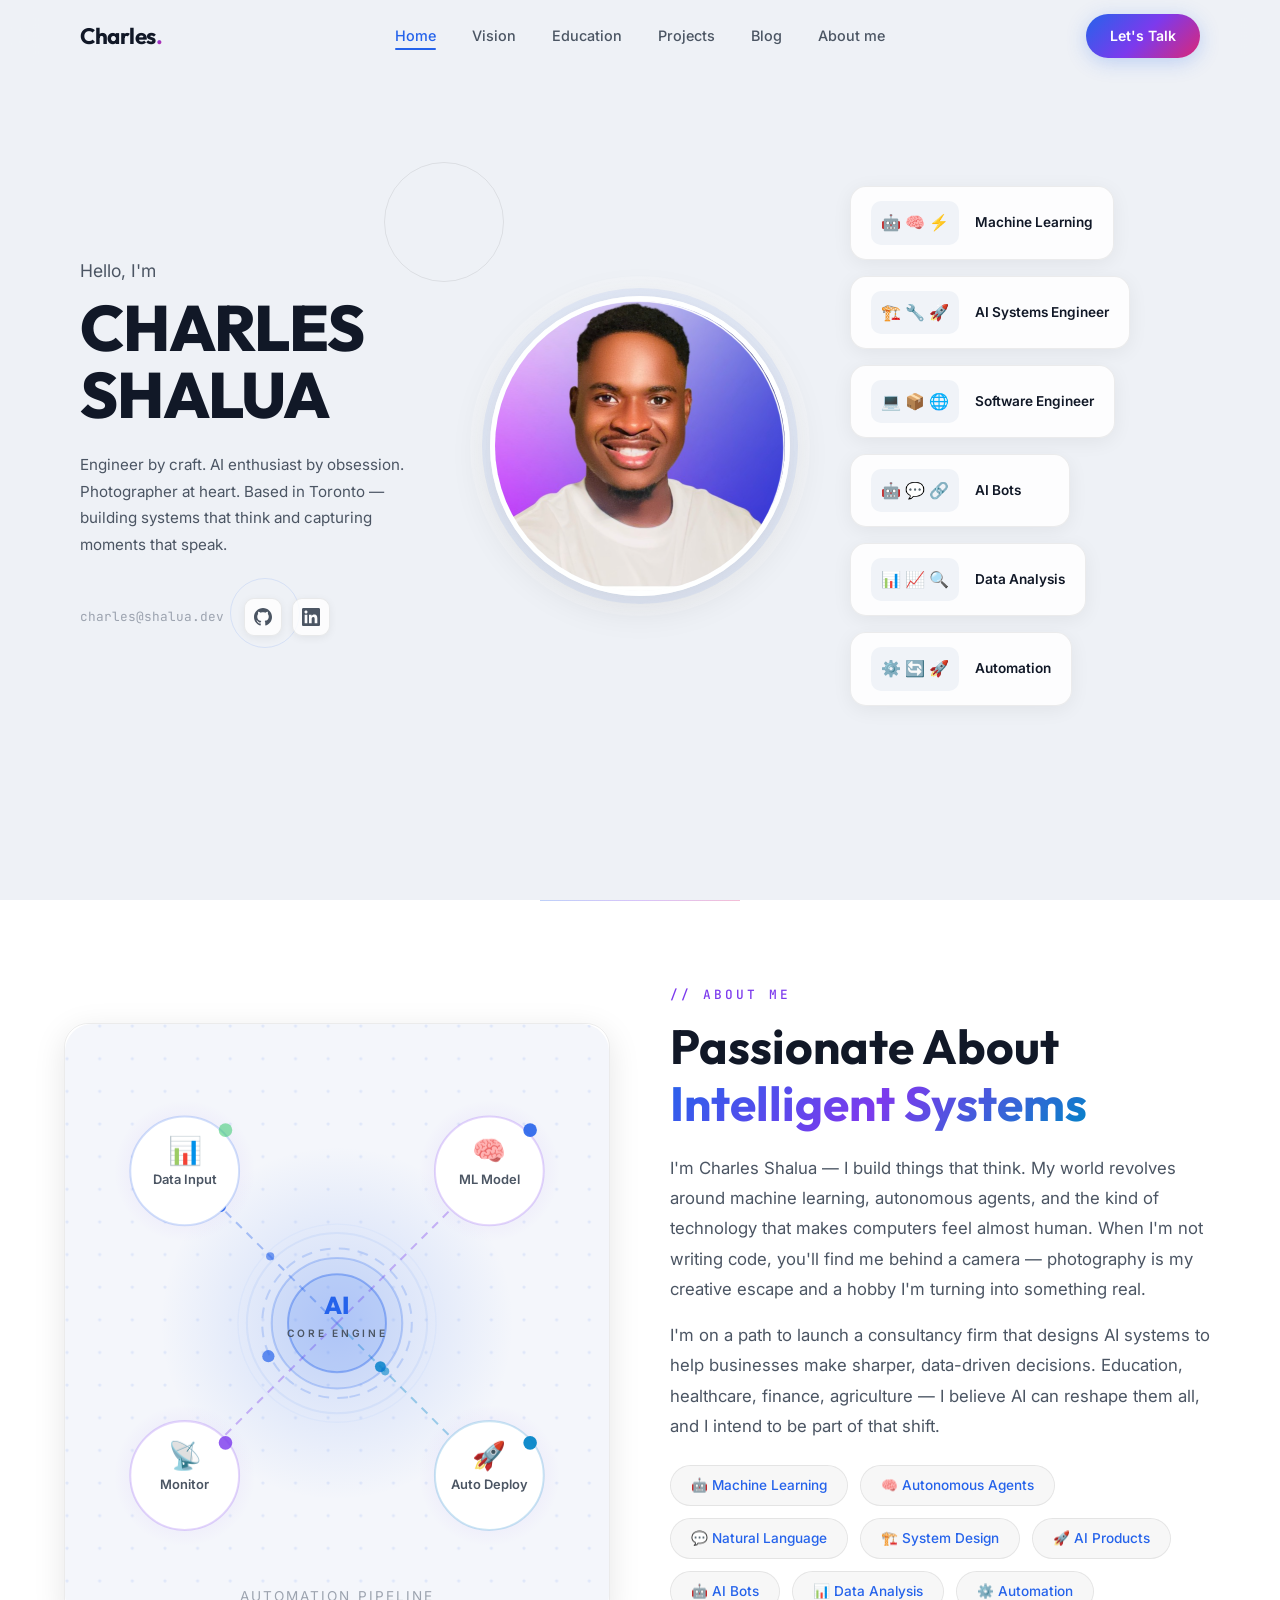
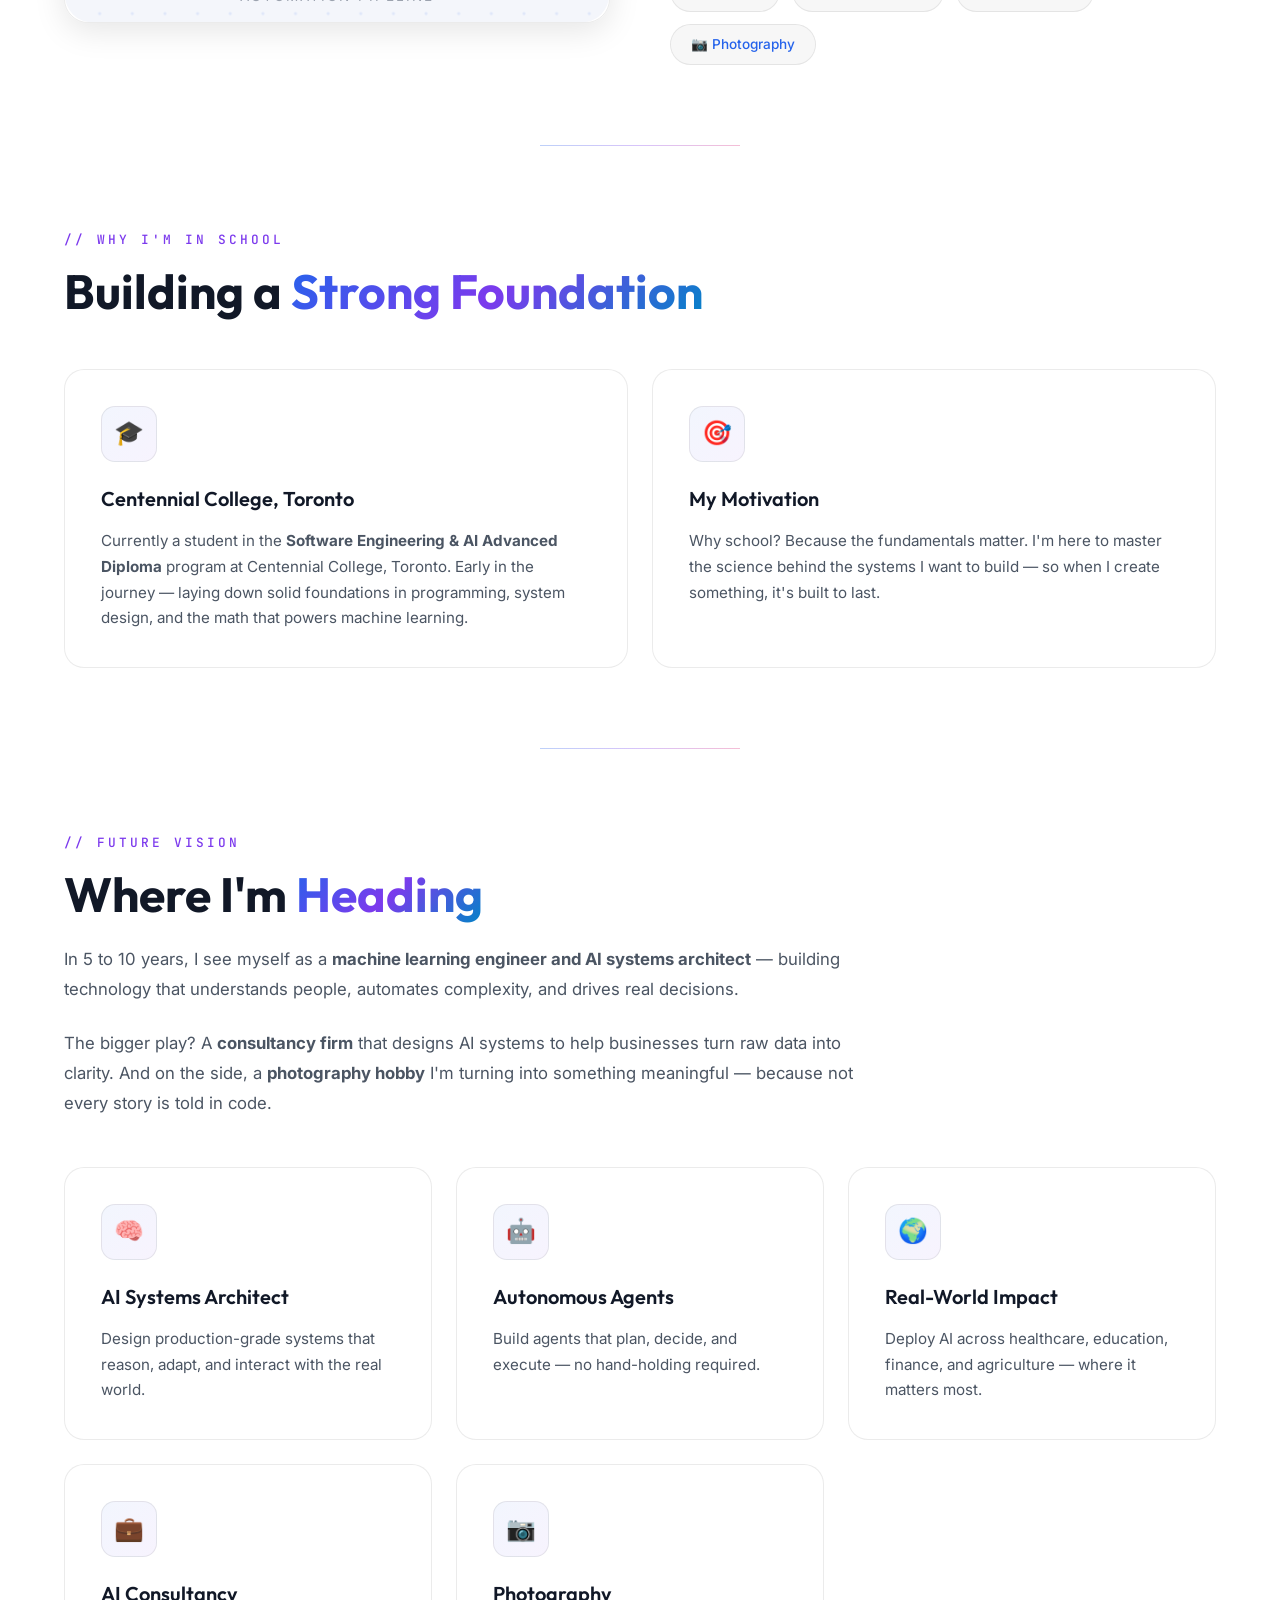
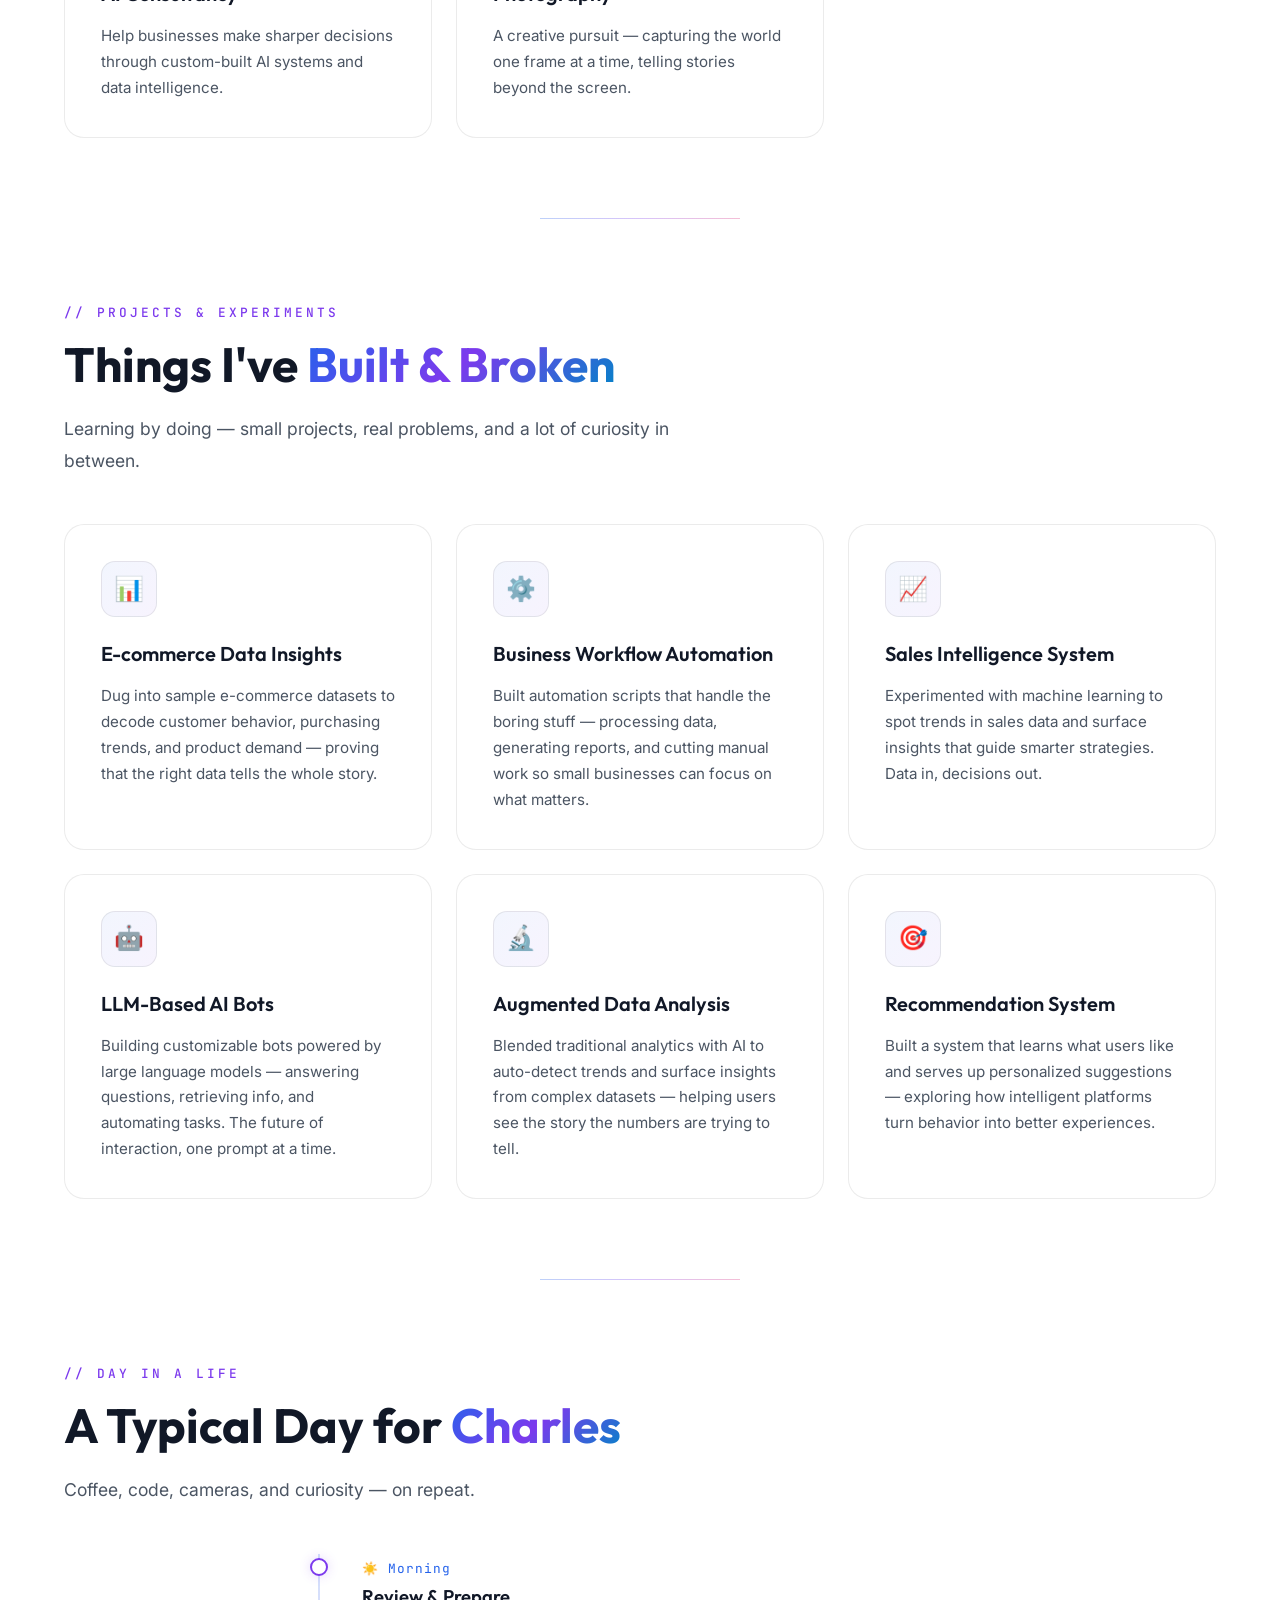
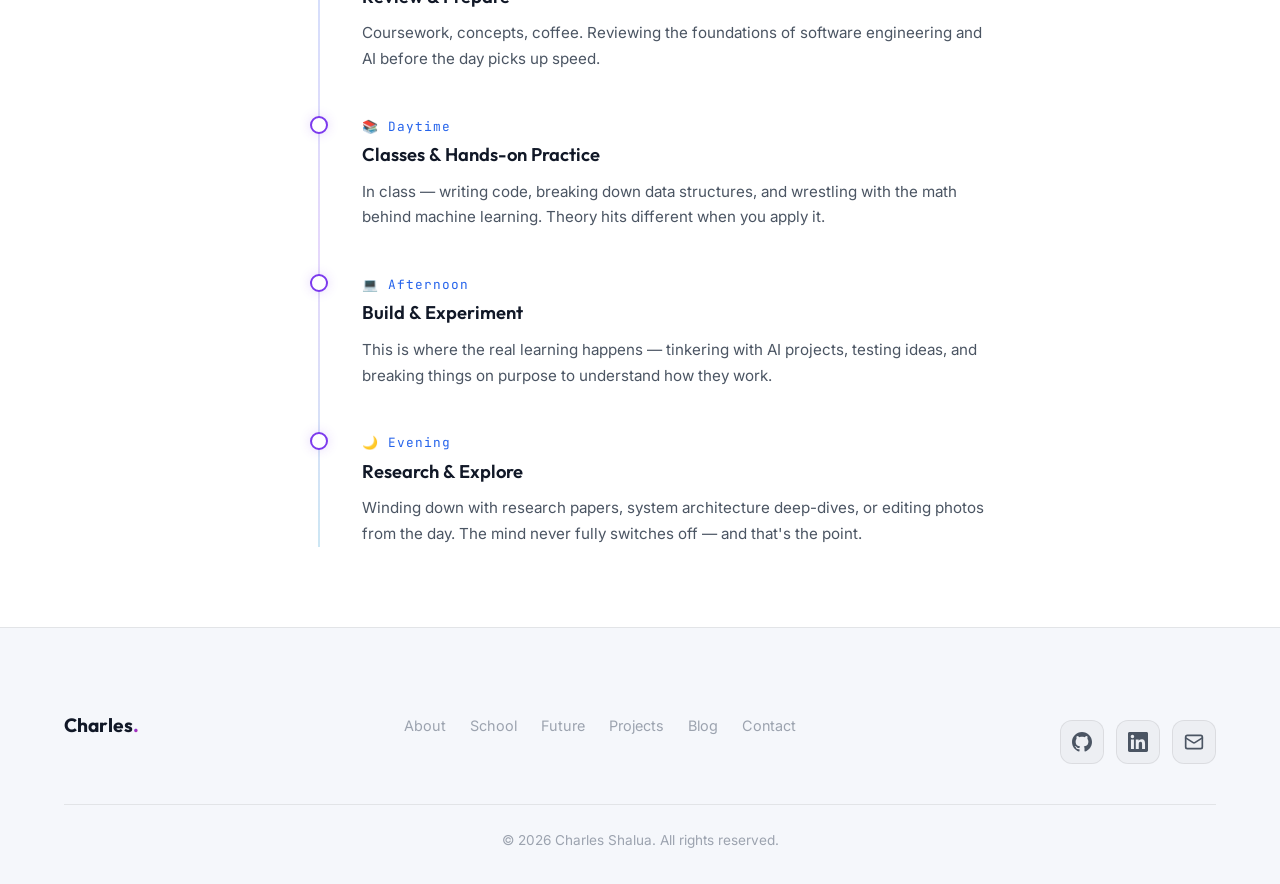
<file: index.html>
<!DOCTYPE html>
<html lang="en">
<head>
  <meta charset="UTF-8">
  <meta name="viewport" content="width=device-width, initial-scale=1.0">
  <meta name="description" content="Charles Shalua — Engineering intelligent systems, one line of code at a time.">
  <meta name="keywords" content="Charles Shalua, AI, Machine Learning, Software Engineering, Centennial College, Portfolio">
  <title>Charles Shalua — AI & Software Engineer</title>
  <link rel="stylesheet" href="css/style.css">
  <!-- Emoji favicon -->
  <link rel="icon" href="data:image/svg+xml,<svg xmlns='http://www.w3.org/2000/svg' viewBox='0 0 100 100'><text y='.9em' font-size='90'>⚡</text></svg>">
</head>
<body>

  <!-- ===================== NAVIGATION ===================== -->
  <nav class="nav" id="nav">
    <div class="nav-inner">
      <a href="index.html" class="nav-logo">Charles<span>.</span></a>
      <ul class="nav-links" id="navLinks">
        <li><a href="#hero" class="active">Home</a></li>
        <li><a href="#future">Vision</a></li>
        <li><a href="#school">Education</a></li>
        <li><a href="#projects">Projects</a></li>
        <li><a href="blog.html">Blog</a></li>
        <li><a href="#about">About me</a></li>
      </ul>
      <a href="contact.html" class="btn btn-primary nav-cta">Let's Talk</a>
      <button class="nav-toggle" id="navToggle" aria-label="Toggle navigation">
        <span></span>
        <span></span>
        <span></span>
      </button>
    </div>
  </nav>

  <main id="main-content">

  <!-- ===================== HERO SECTION ===================== -->
  <section class="hero" id="hero">

    <!-- Decorative floating rings -->
    <div class="hero-ring hero-ring-1"></div>
    <div class="hero-ring hero-ring-2"></div>

    <!-- Left: Text content -->
    <div class="hero-left">
      <p class="hero-greeting">Hello, I'm</p>
      <h1 class="hero-name">CHARLES<br>SHALUA</h1>
      <p class="hero-bio">
        Engineer by craft. AI enthusiast by obsession. Photographer at heart. Based in Toronto — building systems that think and capturing moments that speak.
      </p>
      <div class="hero-bottom-row">
        <span class="hero-email">charles@shalua.dev</span>
        <div class="hero-socials">
          <a href="https://github.com/charlesAlgo" class="hero-social-link" title="GitHub" aria-label="GitHub" target="_blank" rel="noopener noreferrer">
            <svg width="18" height="18" viewBox="0 0 24 24" fill="currentColor"><path d="M12 0c-6.626 0-12 5.373-12 12 0 5.302 3.438 9.8 8.207 11.387.599.111.793-.261.793-.577v-2.234c-3.338.726-4.033-1.416-4.033-1.416-.546-1.387-1.333-1.756-1.333-1.756-1.089-.745.083-.729.083-.729 1.205.084 1.839 1.237 1.839 1.237 1.07 1.834 2.807 1.304 3.492.997.107-.775.418-1.305.762-1.604-2.665-.305-5.467-1.334-5.467-5.931 0-1.311.469-2.381 1.236-3.221-.124-.303-.535-1.524.117-3.176 0 0 1.008-.322 3.301 1.23.957-.266 1.983-.399 3.003-.404 1.02.005 2.047.138 3.006.404 2.291-1.552 3.297-1.23 3.297-1.23.653 1.653.242 2.874.118 3.176.77.84 1.235 1.911 1.235 3.221 0 4.609-2.807 5.624-5.479 5.921.43.372.823 1.102.823 2.222v3.293c0 .319.192.694.801.576 4.765-1.589 8.199-6.086 8.199-11.386 0-6.627-5.373-12-12-12z"/></svg>
          </a>
          <a href="https://linkedin.com/in/charles-shalua" class="hero-social-link" title="LinkedIn" aria-label="LinkedIn" target="_blank" rel="noopener noreferrer">
            <svg width="18" height="18" viewBox="0 0 24 24" fill="currentColor"><path d="M20.447 20.452h-3.554v-5.569c0-1.328-.027-3.037-1.852-3.037-1.853 0-2.136 1.445-2.136 2.939v5.667H9.351V9h3.414v1.561h.046c.477-.9 1.637-1.85 3.37-1.85 3.601 0 4.267 2.37 4.267 5.455v6.286zM5.337 7.433c-1.144 0-2.063-.926-2.063-2.065 0-1.138.92-2.063 2.063-2.063 1.14 0 2.064.925 2.064 2.063 0 1.139-.925 2.065-2.064 2.065zm1.782 13.019H3.555V9h3.564v11.452zM22.225 0H1.771C.792 0 0 .774 0 1.729v20.542C0 23.227.792 24 1.771 24h20.451C23.2 24 24 23.227 24 22.271V1.729C24 .774 23.2 0 22.222 0h.003z"/></svg>
          </a>
        </div>
      </div>
    </div>

    <!-- Center: Portrait -->
    <div class="hero-center">
      <div class="hero-portrait-bg"></div>
      <img src="assets/images/dp.png" alt="Charles Shalua" class="hero-portrait">
    </div>

    <!-- Right: Skill cards -->
    <div class="hero-right">
      <div class="skill-card skill-card-1">
        <div class="skill-card-preview">
          <span class="skill-icon">🤖</span>
          <span class="skill-icon">🧠</span>
          <span class="skill-icon">⚡</span>
        </div>
        <span class="skill-label">Machine Learning</span>
      </div>
      <div class="skill-card skill-card-2">
        <div class="skill-card-preview">
          <span class="skill-icon">🏗️</span>
          <span class="skill-icon">🔧</span>
          <span class="skill-icon">🚀</span>
        </div>
        <span class="skill-label">AI Systems Engineer</span>
      </div>
      <div class="skill-card skill-card-3">
        <div class="skill-card-preview">
          <span class="skill-icon">💻</span>
          <span class="skill-icon">📦</span>
          <span class="skill-icon">🌐</span>
        </div>
        <span class="skill-label">Software Engineer</span>
      </div>
      <div class="skill-card skill-card-1">
        <div class="skill-card-preview">
          <span class="skill-icon">🤖</span>
          <span class="skill-icon">💬</span>
          <span class="skill-icon">🔗</span>
        </div>
        <span class="skill-label">AI Bots</span>
      </div>
      <div class="skill-card skill-card-2">
        <div class="skill-card-preview">
          <span class="skill-icon">📊</span>
          <span class="skill-icon">📈</span>
          <span class="skill-icon">🔍</span>
        </div>
        <span class="skill-label">Data Analysis</span>
      </div>
      <div class="skill-card skill-card-3">
        <div class="skill-card-preview">
          <span class="skill-icon">⚙️</span>
          <span class="skill-icon">🔄</span>
          <span class="skill-icon">🚀</span>
        </div>
        <span class="skill-label">Automation</span>
      </div>
    </div>

  </section>

  <!-- ===================== ABOUT SECTION ===================== -->
  <section id="about">
    <div class="container">
      <div class="about-grid">
        <div class="automation-wrapper reveal">
          <svg class="automation-svg" viewBox="0 0 400 440" xmlns="http://www.w3.org/2000/svg" aria-hidden="true" focusable="false">
            <defs>
              <pattern id="dot-grid" x="0" y="0" width="24" height="24" patternUnits="userSpaceOnUse">
                <circle cx="1.5" cy="1.5" r="1.2" fill="rgba(37,99,235,0.1)"/>
              </pattern>
              <radialGradient id="centerGlow" cx="50%" cy="50%" r="50%">
                <stop offset="0%" stop-color="rgba(37,99,235,0.18)"/>
                <stop offset="100%" stop-color="rgba(37,99,235,0)"/>
              </radialGradient>
              <radialGradient id="nodeGlow" cx="50%" cy="50%" r="50%">
                <stop offset="0%" stop-color="rgba(124,58,237,0.15)"/>
                <stop offset="100%" stop-color="rgba(124,58,237,0)"/>
              </radialGradient>
              <!-- Paths for dot travel (hidden) -->
              <path id="p1" d="M88 108 L200 220"/>
              <path id="p2" d="M312 108 L200 220"/>
              <path id="p3" d="M312 332 L200 220"/>
              <path id="p4" d="M88 332 L200 220"/>
              <path id="p1r" d="M200 220 L88 108"/>
              <path id="p2r" d="M200 220 L312 108"/>
              <path id="p3r" d="M200 220 L312 332"/>
              <path id="p4r" d="M200 220 L88 332"/>
            </defs>

            <!-- Background grid -->
            <rect width="400" height="440" rx="20" fill="#f4f6fb"/>
            <rect width="400" height="440" rx="20" fill="url(#dot-grid)"/>

            <!-- Center glow -->
            <circle cx="200" cy="220" r="130" fill="url(#centerGlow)"/>

            <!-- Connection lines -->
            <line x1="200" y1="220" x2="88" y2="108" stroke="#2563eb" stroke-width="1.5" stroke-dasharray="6 5" opacity="0.35"/>
            <line x1="200" y1="220" x2="312" y2="108" stroke="#7c3aed" stroke-width="1.5" stroke-dasharray="6 5" opacity="0.35"/>
            <line x1="200" y1="220" x2="312" y2="332" stroke="#0284c7" stroke-width="1.5" stroke-dasharray="6 5" opacity="0.35"/>
            <line x1="200" y1="220" x2="88" y2="332" stroke="#7c3aed" stroke-width="1.5" stroke-dasharray="6 5" opacity="0.35"/>

            <!-- Traveling dots on lines -->
            <circle r="4" fill="#2563eb" opacity="0.85"><animateMotion dur="2.2s" repeatCount="indefinite" begin="0s"><mpath href="#p1"/></animateMotion></circle>
            <circle r="4" fill="#7c3aed" opacity="0.85"><animateMotion dur="2.6s" repeatCount="indefinite" begin="0.6s"><mpath href="#p2r"/></animateMotion></circle>
            <circle r="4" fill="#0284c7" opacity="0.85"><animateMotion dur="2.4s" repeatCount="indefinite" begin="1s"><mpath href="#p3"/></animateMotion></circle>
            <circle r="4" fill="#7c3aed" opacity="0.85"><animateMotion dur="2.8s" repeatCount="indefinite" begin="0.3s"><mpath href="#p4r"/></animateMotion></circle>
            <circle r="3" fill="#2563eb" opacity="0.6"><animateMotion dur="3s" repeatCount="indefinite" begin="1.4s"><mpath href="#p1r"/></animateMotion></circle>
            <circle r="3" fill="#0284c7" opacity="0.6"><animateMotion dur="2.9s" repeatCount="indefinite" begin="1.8s"><mpath href="#p3r"/></animateMotion></circle>

            <!-- ── Outer nodes ── -->
            <!-- Node 1: Data Input (top-left) -->
            <circle cx="88" cy="108" r="52" fill="url(#nodeGlow)"/>
            <circle cx="88" cy="108" r="40" fill="white" stroke="rgba(37,99,235,0.2)" stroke-width="1.5"/>
            <text x="88" y="100" text-anchor="middle" font-size="20">📊</text>
            <text x="88" y="118" text-anchor="middle" font-size="9.5" fill="#4b5563" font-family="Inter,sans-serif" font-weight="600">Data Input</text>
            <!-- blinking status dot -->
            <circle cx="118" cy="78" r="5" fill="#22c55e"><animate attributeName="opacity" values="1;0.3;1" dur="2s" repeatCount="indefinite"/></circle>

            <!-- Node 2: ML Model (top-right) -->
            <circle cx="312" cy="108" r="52" fill="url(#nodeGlow)"/>
            <circle cx="312" cy="108" r="40" fill="white" stroke="rgba(124,58,237,0.2)" stroke-width="1.5"/>
            <text x="312" y="100" text-anchor="middle" font-size="20">🧠</text>
            <text x="312" y="118" text-anchor="middle" font-size="9.5" fill="#4b5563" font-family="Inter,sans-serif" font-weight="600">ML Model</text>
            <circle cx="342" cy="78" r="5" fill="#2563eb"><animate attributeName="opacity" values="1;0.3;1" dur="2.4s" repeatCount="indefinite" begin="0.5s"/></circle>

            <!-- Node 3: Auto Deploy (bottom-right) -->
            <circle cx="312" cy="332" r="52" fill="url(#nodeGlow)"/>
            <circle cx="312" cy="332" r="40" fill="white" stroke="rgba(2,132,199,0.2)" stroke-width="1.5"/>
            <text x="312" y="324" text-anchor="middle" font-size="20">🚀</text>
            <text x="312" y="342" text-anchor="middle" font-size="9.5" fill="#4b5563" font-family="Inter,sans-serif" font-weight="600">Auto Deploy</text>
            <circle cx="342" cy="308" r="5" fill="#0284c7"><animate attributeName="opacity" values="1;0.3;1" dur="1.8s" repeatCount="indefinite" begin="1s"/></circle>

            <!-- Node 4: Monitor (bottom-left) -->
            <circle cx="88" cy="332" r="52" fill="url(#nodeGlow)"/>
            <circle cx="88" cy="332" r="40" fill="white" stroke="rgba(124,58,237,0.2)" stroke-width="1.5"/>
            <text x="88" y="324" text-anchor="middle" font-size="20">📡</text>
            <text x="88" y="342" text-anchor="middle" font-size="9.5" fill="#4b5563" font-family="Inter,sans-serif" font-weight="600">Monitor</text>
            <circle cx="118" cy="308" r="5" fill="#7c3aed"><animate attributeName="opacity" values="1;0.3;1" dur="2.2s" repeatCount="indefinite" begin="0.8s"/></circle>

            <!-- ── Central AI Core node ── -->
            <!-- Pulsing outer rings -->
            <circle cx="200" cy="220" r="80" fill="none" stroke="rgba(37,99,235,0.08)" stroke-width="1">
              <animate attributeName="r" values="70;85;70" dur="3s" repeatCount="indefinite"/>
              <animate attributeName="opacity" values="0.6;0.1;0.6" dur="3s" repeatCount="indefinite"/>
            </circle>
            <circle cx="200" cy="220" r="65" fill="none" stroke="rgba(37,99,235,0.15)" stroke-width="1.5">
              <animate attributeName="r" values="60;72;60" dur="3s" repeatCount="indefinite" begin="0.5s"/>
              <animate attributeName="opacity" values="0.8;0.2;0.8" dur="3s" repeatCount="indefinite" begin="0.5s"/>
            </circle>

            <!-- Rotating dashed ring -->
            <circle cx="200" cy="220" r="55" fill="none" stroke="rgba(37,99,235,0.2)" stroke-width="1.5" stroke-dasharray="8 6">
              <animateTransform attributeName="transform" type="rotate" from="0 200 220" to="360 200 220" dur="12s" repeatCount="indefinite"/>
            </circle>

            <!-- Core circles -->
            <circle cx="200" cy="220" r="48" fill="rgba(37,99,235,0.07)" stroke="rgba(37,99,235,0.25)" stroke-width="1.5"/>
            <circle cx="200" cy="220" r="36" fill="rgba(37,99,235,0.12)" stroke="rgba(37,99,235,0.4)" stroke-width="1.5"/>

            <!-- AI text -->
            <text x="200" y="213" text-anchor="middle" font-size="18" font-weight="800" fill="#2563eb" font-family="Outfit,sans-serif">AI</text>
            <text x="200" y="230" text-anchor="middle" font-size="7.5" fill="#4b5563" font-family="Inter,sans-serif" font-weight="600" letter-spacing="2">CORE ENGINE</text>

            <!-- Small orbiting dot -->
            <circle r="4.5" fill="#2563eb" opacity="0.7">
              <animateMotion dur="4s" repeatCount="indefinite">
                <mpath href="#orbit"/>
              </animateMotion>
            </circle>
            <path id="orbit" d="M200 164 A56 56 0 1 1 199.99 164" style="display:none"/>

            <!-- Bottom label -->
            <text x="200" y="424" text-anchor="middle" font-size="10" fill="#9ca3af" font-family="Inter,sans-serif" letter-spacing="1.5">AUTOMATION PIPELINE</text>
          </svg>
        </div>
        <div class="about-text reveal reveal-delay-1">
          <span class="section-label">// About Me</span>
          <h2 class="section-title">Passionate About <span class="gradient-text">Intelligent Systems</span></h2>
          <p>
            I'm Charles Shalua — I build things that think. My world revolves around machine learning, autonomous agents, and the kind of technology that makes computers feel almost human. When I'm not writing code, you'll find me behind a camera — photography is my creative escape and a hobby I'm turning into something real.
          </p>
          <p>
            I'm on a path to launch a consultancy firm that designs AI systems to help businesses make sharper, data-driven decisions. Education, healthcare, finance, agriculture — I believe AI can reshape them all, and I intend to be part of that shift.
          </p>
          <div class="vision-highlights">
            <span class="highlight-tag">🤖 Machine Learning</span>
            <span class="highlight-tag">🧠 Autonomous Agents</span>
            <span class="highlight-tag">💬 Natural Language</span>
            <span class="highlight-tag">🏗️ System Design</span>
            <span class="highlight-tag">🚀 AI Products</span>
            <span class="highlight-tag">🤖 AI Bots</span>
            <span class="highlight-tag">📊 Data Analysis</span>
            <span class="highlight-tag">⚙️ Automation</span>
            <span class="highlight-tag">📷 Photography</span>
          </div>
        </div>
      </div>
    </div>
  </section>

  <!-- ===================== WHY SCHOOL SECTION ===================== -->
  <section id="school">
    <div class="container">
      <div class="reveal">
        <span class="section-label">// Why I'm in School</span>
        <h2 class="section-title">Building a <span class="gradient-text">Strong Foundation</span></h2>
      </div>

      <div class="cards-grid-2">
        <div class="glass-card reveal reveal-delay-1">
          <div class="glass-card-icon">🎓</div>
          <h3>Centennial College, Toronto</h3>
          <p>
            Currently a student in the <strong>Software Engineering & AI Advanced Diploma</strong> program at Centennial College, Toronto. Early in the journey — laying down solid foundations in programming, system design, and the math that powers machine learning.
          </p>
        </div>

        <div class="glass-card reveal reveal-delay-2">
          <div class="glass-card-icon">🎯</div>
          <h3>My Motivation</h3>
          <p>
            Why school? Because the fundamentals matter. I'm here to master the science behind the systems I want to build — so when I create something, it's built to last.
          </p>
        </div>
      </div>
    </div>
  </section>

  <!-- ===================== FUTURE VISION SECTION ===================== -->
  <section id="future">
    <div class="container">
      <div class="reveal">
        <span class="section-label">// Future Vision</span>
        <h2 class="section-title">Where I'm <span class="gradient-text">Heading</span></h2>
      </div>

      <div class="vision-content reveal reveal-delay-1">
        <p>
          In 5 to 10 years, I see myself as a <strong>machine learning engineer and AI systems architect</strong> — building technology that understands people, automates complexity, and drives real decisions.
        </p>
        <p>
          The bigger play? A <strong>consultancy firm</strong> that designs AI systems to help businesses turn raw data into clarity. And on the side, a <strong>photography hobby</strong> I'm turning into something meaningful — because not every story is told in code.
        </p>
      </div>

      <div class="cards-grid reveal reveal-delay-2">
        <div class="glass-card">
          <div class="glass-card-icon">🧠</div>
          <h3>AI Systems Architect</h3>
          <p>Design production-grade systems that reason, adapt, and interact with the real world.</p>
        </div>
        <div class="glass-card">
          <div class="glass-card-icon">🤖</div>
          <h3>Autonomous Agents</h3>
          <p>Build agents that plan, decide, and execute — no hand-holding required.</p>
        </div>
        <div class="glass-card">
          <div class="glass-card-icon">🌍</div>
          <h3>Real-World Impact</h3>
          <p>Deploy AI across healthcare, education, finance, and agriculture — where it matters most.</p>
        </div>
        <div class="glass-card">
          <div class="glass-card-icon">💼</div>
          <h3>AI Consultancy</h3>
          <p>Help businesses make sharper decisions through custom-built AI systems and data intelligence.</p>
        </div>
        <div class="glass-card">
          <div class="glass-card-icon">📷</div>
          <h3>Photography</h3>
          <p>A creative pursuit — capturing the world one frame at a time, telling stories beyond the screen.</p>
        </div>
      </div>
    </div>
  </section>

  <!-- ===================== PROJECTS & EXPERIMENTS ===================== -->
  <section id="projects">
    <div class="container">
      <div class="reveal">
        <span class="section-label">// Projects & Experiments</span>
        <h2 class="section-title">Things I've <span class="gradient-text">Built & Broken</span></h2>
        <p class="section-desc">Learning by doing — small projects, real problems, and a lot of curiosity in between.</p>
      </div>

      <div class="cards-grid reveal reveal-delay-1">
        <div class="glass-card">
          <div class="glass-card-icon">📊</div>
          <h3>E-commerce Data Insights</h3>
          <p>Dug into sample e-commerce datasets to decode customer behavior, purchasing trends, and product demand — proving that the right data tells the whole story.</p>
        </div>
        <div class="glass-card">
          <div class="glass-card-icon">⚙️</div>
          <h3>Business Workflow Automation</h3>
          <p>Built automation scripts that handle the boring stuff — processing data, generating reports, and cutting manual work so small businesses can focus on what matters.</p>
        </div>
        <div class="glass-card">
          <div class="glass-card-icon">📈</div>
          <h3>Sales Intelligence System</h3>
          <p>Experimented with machine learning to spot trends in sales data and surface insights that guide smarter strategies. Data in, decisions out.</p>
        </div>
        <div class="glass-card">
          <div class="glass-card-icon">🤖</div>
          <h3>LLM-Based AI Bots</h3>
          <p>Building customizable bots powered by large language models — answering questions, retrieving info, and automating tasks. The future of interaction, one prompt at a time.</p>
        </div>
        <div class="glass-card">
          <div class="glass-card-icon">🔬</div>
          <h3>Augmented Data Analysis</h3>
          <p>Blended traditional analytics with AI to auto-detect trends and surface insights from complex datasets — helping users see the story the numbers are trying to tell.</p>
        </div>
        <div class="glass-card">
          <div class="glass-card-icon">🎯</div>
          <h3>Recommendation System</h3>
          <p>Built a system that learns what users like and serves up personalized suggestions — exploring how intelligent platforms turn behavior into better experiences.</p>
        </div>
      </div>
    </div>
  </section>

  <!-- ===================== DAY IN A LIFE SECTION ===================== -->
  <section id="day-in-life">
    <div class="container">
      <div class="reveal">
        <span class="section-label">// Day in a Life</span>
        <h2 class="section-title">A Typical Day for <span class="gradient-text">Charles</span></h2>
        <p class="section-desc">Coffee, code, cameras, and curiosity — on repeat.</p>
      </div>

      <div class="timeline">
        <div class="timeline-item reveal">
          <div class="timeline-dot"></div>
          <span class="timeline-time">☀️ Morning</span>
          <h3>Review & Prepare</h3>
          <p>Coursework, concepts, coffee. Reviewing the foundations of software engineering and AI before the day picks up speed.</p>
        </div>

        <div class="timeline-item reveal reveal-delay-1">
          <div class="timeline-dot"></div>
          <span class="timeline-time">📚 Daytime</span>
          <h3>Classes & Hands-on Practice</h3>
          <p>In class — writing code, breaking down data structures, and wrestling with the math behind machine learning. Theory hits different when you apply it.</p>
        </div>

        <div class="timeline-item reveal reveal-delay-2">
          <div class="timeline-dot"></div>
          <span class="timeline-time">💻 Afternoon</span>
          <h3>Build & Experiment</h3>
          <p>This is where the real learning happens — tinkering with AI projects, testing ideas, and breaking things on purpose to understand how they work.</p>
        </div>

        <div class="timeline-item reveal reveal-delay-3">
          <div class="timeline-dot"></div>
          <span class="timeline-time">🌙 Evening</span>
          <h3>Research & Explore</h3>
          <p>Winding down with research papers, system architecture deep-dives, or editing photos from the day. The mind never fully switches off — and that's the point.</p>
        </div>
      </div>
    </div>
  </section>

  </main><!-- #main-content -->

  <!-- ===================== FOOTER ===================== -->
  <footer class="footer">
    <div class="container">
      <div class="footer-inner">
        <div class="footer-logo">Charles<span>.</span></div>
        <ul class="footer-links">
          <li><a href="#about">About</a></li>
          <li><a href="#school">School</a></li>
          <li><a href="#future">Future</a></li>
          <li><a href="#projects">Projects</a></li>
          <li><a href="blog.html">Blog</a></li>
          <li><a href="contact.html">Contact</a></li>
        </ul>
        <div class="contact-socials">
          <a href="https://github.com/charlesAlgo" class="social-link" title="GitHub" aria-label="GitHub" target="_blank" rel="noopener noreferrer">
            <svg width="20" height="20" viewBox="0 0 24 24" fill="currentColor"><path d="M12 0c-6.626 0-12 5.373-12 12 0 5.302 3.438 9.8 8.207 11.387.599.111.793-.261.793-.577v-2.234c-3.338.726-4.033-1.416-4.033-1.416-.546-1.387-1.333-1.756-1.333-1.756-1.089-.745.083-.729.083-.729 1.205.084 1.839 1.237 1.839 1.237 1.07 1.834 2.807 1.304 3.492.997.107-.775.418-1.305.762-1.604-2.665-.305-5.467-1.334-5.467-5.931 0-1.311.469-2.381 1.236-3.221-.124-.303-.535-1.524.117-3.176 0 0 1.008-.322 3.301 1.23.957-.266 1.983-.399 3.003-.404 1.02.005 2.047.138 3.006.404 2.291-1.552 3.297-1.23 3.297-1.23.653 1.653.242 2.874.118 3.176.77.84 1.235 1.911 1.235 3.221 0 4.609-2.807 5.624-5.479 5.921.43.372.823 1.102.823 2.222v3.293c0 .319.192.694.801.576 4.765-1.589 8.199-6.086 8.199-11.386 0-6.627-5.373-12-12-12z"/></svg>
          </a>
          <a href="https://linkedin.com/in/charles-shalua" class="social-link" title="LinkedIn" aria-label="LinkedIn" target="_blank" rel="noopener noreferrer">
            <svg width="20" height="20" viewBox="0 0 24 24" fill="currentColor"><path d="M20.447 20.452h-3.554v-5.569c0-1.328-.027-3.037-1.852-3.037-1.853 0-2.136 1.445-2.136 2.939v5.667H9.351V9h3.414v1.561h.046c.477-.9 1.637-1.85 3.37-1.85 3.601 0 4.267 2.37 4.267 5.455v6.286zM5.337 7.433c-1.144 0-2.063-.926-2.063-2.065 0-1.138.92-2.063 2.063-2.063 1.14 0 2.064.925 2.064 2.063 0 1.139-.925 2.065-2.064 2.065zm1.782 13.019H3.555V9h3.564v11.452zM22.225 0H1.771C.792 0 0 .774 0 1.729v20.542C0 23.227.792 24 1.771 24h20.451C23.2 24 24 23.227 24 22.271V1.729C24 .774 23.2 0 22.222 0h.003z"/></svg>
          </a>
          <a href="mailto:charlesshalua@gmail.com" class="social-link" title="Email" aria-label="Email">
            <svg width="20" height="20" viewBox="0 0 24 24" fill="none" stroke="currentColor" stroke-width="2" stroke-linecap="round" stroke-linejoin="round"><rect x="2" y="4" width="20" height="16" rx="2"/><path d="m22 7-8.97 5.7a1.94 1.94 0 0 1-2.06 0L2 7"/></svg>
          </a>
        </div>
      </div>
      <div class="footer-bottom">
        <p>&copy; 2026 Charles Shalua. All rights reserved.</p>
      </div>
    </div>
  </footer>

  <script src="js/main.js"></script>
</body>
</html>
</file>
<file: css/style.css>
/* ============================================================
   CHARLES SHALUA — Personal Page Design System
   Modern light-mode tech aesthetic
   ============================================================ */

/* ---------- Google Fonts ---------- */
@import url('https://fonts.googleapis.com/css2?family=Inter:wght@300;400;500;600;700&family=Outfit:wght@400;500;600;700;800&family=JetBrains+Mono:wght@400;500&display=swap');

/* ---------- CSS Custom Properties ---------- */
:root {
  /* Background & Surface */
  --bg-primary: #ffffff;
  --bg-secondary: #f5f7fb;
  --bg-card: rgba(255, 255, 255, 0.9);
  --bg-glass: rgba(0, 0, 0, 0.03);
  --bg-glass-hover: rgba(0, 0, 0, 0.06);

  /* Accent Colors */
  --accent-blue: #2563eb;
  --accent-purple: #7c3aed;
  --accent-neon: #0284c7;
  --accent-pink: #db2777;

  /* Gradients */
  --gradient-primary: linear-gradient(135deg, #2563eb 0%, #7c3aed 50%, #db2777 100%);
  --gradient-hero: linear-gradient(160deg, #f0f4ff 0%, #f5f0ff 40%, #fdf0f8 100%);
  --gradient-card: linear-gradient(135deg, rgba(37, 99, 235, 0.06) 0%, rgba(124, 58, 237, 0.06) 100%);
  --gradient-text: linear-gradient(135deg, #2563eb, #7c3aed, #0284c7);

  /* Text */
  --text-primary: #111827;
  --text-secondary: #4b5563;
  --text-muted: #9ca3af;

  /* Borders */
  --border-glass: rgba(0, 0, 0, 0.08);
  --border-glow: rgba(37, 99, 235, 0.25);

  /* Shadows */
  --shadow-sm: 0 2px 8px rgba(0, 0, 0, 0.06);
  --shadow-md: 0 8px 32px rgba(0, 0, 0, 0.1);
  --shadow-lg: 0 16px 64px rgba(0, 0, 0, 0.12);
  --shadow-glow: 0 0 40px rgba(37, 99, 235, 0.1);

  /* Typography */
  --font-body: 'Inter', -apple-system, BlinkMacSystemFont, sans-serif;
  --font-heading: 'Outfit', -apple-system, BlinkMacSystemFont, sans-serif;
  --font-mono: 'JetBrains Mono', 'Fira Code', monospace;

  /* Spacing */
  --section-padding: 80px 0;
  --container-width: 1200px;
  --nav-height: 72px;

  /* Transitions */
  --transition-fast: 0.2s cubic-bezier(0.4, 0, 0.2, 1);
  --transition-smooth: 0.4s cubic-bezier(0.4, 0, 0.2, 1);
  --transition-spring: 0.6s cubic-bezier(0.34, 1.56, 0.64, 1);
}

/* ---------- Reset & Base ---------- */
*, *::before, *::after {
  margin: 0;
  padding: 0;
  box-sizing: border-box;
}

html {
  scroll-behavior: smooth;
  font-size: 16px;
}

body {
  font-family: var(--font-body);
  background: var(--bg-primary);
  color: var(--text-primary);
  line-height: 1.7;
  overflow-x: hidden;
  -webkit-font-smoothing: antialiased;
  -moz-osx-font-smoothing: grayscale;
}

a {
  color: var(--accent-blue);
  text-decoration: none;
  transition: color var(--transition-fast);
}

a:hover {
  color: var(--accent-neon);
}

img {
  max-width: 100%;
  height: auto;
  display: block;
}

/* ---------- Utility Classes ---------- */
.container {
  max-width: var(--container-width);
  margin: 0 auto;
  padding: 0 24px;
}

.gradient-text {
  background: var(--gradient-text);
  -webkit-background-clip: text;
  background-clip: text;
  -webkit-text-fill-color: transparent;
}

.section-label {
  font-family: var(--font-mono);
  font-size: 0.8rem;
  font-weight: 500;
  letter-spacing: 3px;
  text-transform: uppercase;
  color: var(--accent-purple);
  margin-bottom: 12px;
  display: inline-block;
}

.section-title {
  font-family: var(--font-heading);
  font-size: clamp(2rem, 4vw, 3rem);
  font-weight: 700;
  line-height: 1.2;
  margin-bottom: 20px;
}

.section-desc {
  font-size: 1.1rem;
  color: var(--text-secondary);
  max-width: 640px;
  line-height: 1.8;
}

/* ---------- Scroll Reveal ---------- */
.reveal {
  opacity: 0;
  transform: translateY(40px);
  transition: opacity 0.8s cubic-bezier(0.4, 0, 0.2, 1),
              transform 0.8s cubic-bezier(0.4, 0, 0.2, 1);
}

.reveal.visible {
  opacity: 1;
  transform: translateY(0);
}

.reveal-delay-1 { transition-delay: 0.1s; }
.reveal-delay-2 { transition-delay: 0.2s; }
.reveal-delay-3 { transition-delay: 0.3s; }
.reveal-delay-4 { transition-delay: 0.4s; }

/* ============================================================
   NAVIGATION
   ============================================================ */
.nav {
  position: fixed;
  top: 0;
  left: 0;
  width: 100%;
  height: var(--nav-height);
  z-index: 1000;
  background: rgba(238, 241, 246, 0.85);
  backdrop-filter: blur(16px);
  -webkit-backdrop-filter: blur(16px);
  transition: background var(--transition-smooth),
              box-shadow var(--transition-smooth);
}

.nav.scrolled {
  background: rgba(255, 255, 255, 0.95);
  box-shadow: 0 1px 0 var(--border-glass), var(--shadow-sm);
}

.nav-inner {
  max-width: var(--container-width);
  margin: 0 auto;
  padding: 0 40px;
  height: 100%;
  display: flex;
  align-items: center;
  position: relative;
}

.nav-logo {
  font-family: var(--font-heading);
  font-size: 1.4rem;
  font-weight: 700;
  color: var(--text-primary);
  letter-spacing: -0.5px;
  flex-shrink: 0;
}

.nav-logo span {
  background: var(--gradient-primary);
  -webkit-background-clip: text;
  background-clip: text;
  -webkit-text-fill-color: transparent;
}

.nav-links {
  display: flex;
  align-items: center;
  gap: 36px;
  list-style: none;
  position: absolute;
  left: 50%;
  transform: translateX(-50%);
}

.nav-links a {
  font-size: 0.9rem;
  font-weight: 500;
  color: var(--text-secondary);
  position: relative;
  padding: 4px 0;
  transition: color var(--transition-fast);
}

.nav-links a::after {
  content: '';
  position: absolute;
  bottom: -2px;
  left: 0;
  width: 0;
  height: 2px;
  background: var(--accent-blue);
  border-radius: 2px;
  transition: width var(--transition-smooth);
}

.nav-links a:hover,
.nav-links a.active {
  color: var(--accent-blue);
}

.nav-links a:hover::after,
.nav-links a.active::after {
  width: 100%;
}

/* CTA button in nav */
.nav-cta {
  margin-left: auto;
  flex-shrink: 0;
}

.btn.nav-cta {
  padding: 10px 24px;
  font-size: 0.88rem;
  border-radius: 50px;
}

/* Hamburger */
.nav-toggle {
  display: none;
  flex-direction: column;
  gap: 5px;
  cursor: pointer;
  padding: 8px;
  background: none;
  border: none;
  margin-left: auto;
}

.nav-toggle span {
  display: block;
  width: 24px;
  height: 2px;
  background: var(--text-primary);
  border-radius: 2px;
  transition: transform var(--transition-fast), opacity var(--transition-fast);
}

.nav-toggle.active span:nth-child(1) {
  transform: translateY(7px) rotate(45deg);
}

.nav-toggle.active span:nth-child(2) {
  opacity: 0;
}

.nav-toggle.active span:nth-child(3) {
  transform: translateY(-7px) rotate(-45deg);
}

/* Mobile Nav */
@media (max-width: 900px) {
  .nav-toggle {
    display: flex;
  }

  .nav-cta {
    display: none;
  }

  .nav-links {
    position: fixed;
    top: var(--nav-height);
    left: 0;
    width: 100%;
    flex-direction: column;
    background: rgba(255, 255, 255, 0.97);
    backdrop-filter: blur(20px);
    -webkit-backdrop-filter: blur(20px);
    padding: 24px;
    gap: 16px;
    transform: translateY(-100%);
    opacity: 0;
    pointer-events: none;
    transition: transform var(--transition-smooth), opacity var(--transition-smooth);
    border-bottom: 1px solid var(--border-glass);
  }

  .nav-links.open {
    transform: translateY(0);
    opacity: 1;
    pointer-events: all;
  }

  .nav-links a {
    font-size: 1.1rem;
    padding: 8px 0;
  }
}

/* ============================================================
   HERO SECTION — 3-Column Layout
   ============================================================ */
.hero {
  position: relative;
  min-height: 100vh;
  display: grid;
  grid-template-columns: 1fr auto 1fr;
  align-items: center;
  background: #eef1f6;
  overflow: hidden;
  padding-top: var(--nav-height);
  padding-left: 80px;
  padding-right: 80px;
  gap: 40px;
}

/* Decorative floating rings */
.hero-ring {
  position: absolute;
  border-radius: 50%;
  border: 1.5px solid rgba(0, 0, 0, 0.08);
  pointer-events: none;
}

.hero-ring-1 {
  width: 120px;
  height: 120px;
  top: 18%;
  left: 30%;
  animation: ringFloat 7s ease-in-out infinite;
}

.hero-ring-2 {
  width: 70px;
  height: 70px;
  bottom: 28%;
  left: 18%;
  animation: ringFloat 9s ease-in-out infinite reverse;
  border-color: rgba(37, 99, 235, 0.12);
}

@keyframes ringFloat {
  0%, 100% { transform: translateY(0px) rotate(0deg); }
  50% { transform: translateY(-18px) rotate(15deg); }
}

/* ---------- Left Column ---------- */
.hero-left {
  padding-bottom: 0;
  animation: fadeInLeft 0.9s ease-out both;
}

.hero-greeting {
  font-family: var(--font-body);
  font-size: 1.1rem;
  font-weight: 400;
  color: var(--text-secondary);
  margin-bottom: 8px;
}

.hero-name {
  font-family: var(--font-heading);
  font-size: clamp(2.8rem, 5vw, 4.2rem);
  font-weight: 800;
  line-height: 1.05;
  color: var(--text-primary);
  letter-spacing: -1px;
  margin-bottom: 24px;
}

.hero-bio {
  font-size: 0.95rem;
  color: var(--text-secondary);
  line-height: 1.75;
  max-width: 360px;
  margin-bottom: 40px;
}

.hero-bottom-row {
  display: flex;
  align-items: center;
  gap: 20px;
  flex-wrap: wrap;
}

.hero-email {
  font-family: var(--font-mono);
  font-size: 0.8rem;
  color: var(--text-muted);
}

.hero-socials {
  display: flex;
  gap: 10px;
}

.hero-social-link {
  width: 38px;
  height: 38px;
  border-radius: 10px;
  background: rgba(255, 255, 255, 0.8);
  border: 1px solid var(--border-glass);
  display: flex;
  align-items: center;
  justify-content: center;
  color: var(--text-secondary);
  transition: all var(--transition-fast);
  box-shadow: var(--shadow-sm);
}

.hero-social-link:hover {
  color: var(--accent-blue);
  border-color: var(--accent-blue);
  transform: translateY(-2px);
}

/* ---------- Center Column (Portrait) ---------- */
.hero-center {
  position: relative;
  display: flex;
  justify-content: center;
  align-items: center;
  width: 340px;
  animation: fadeInUp 0.9s ease-out 0.1s both;
}

.hero-portrait-bg {
  position: absolute;
  bottom: 50%;
  left: 50%;
  transform: translate(-50%, 50%);
  width: 340px;
  height: 340px;
  background: radial-gradient(circle, rgba(255,255,255,0.9) 40%, rgba(238,241,246,0) 80%);
  border-radius: 50%;
  z-index: 0;
}

.hero-portrait {
  position: relative;
  z-index: 1;
  width: 300px;
  height: 300px;
  object-fit: cover;
  object-position: top center;
  display: block;
  border-radius: 50%;
  border: 5px solid rgba(255, 255, 255, 0.9);
  box-shadow: 0 8px 40px rgba(0, 0, 0, 0.12), 0 0 0 8px rgba(37, 99, 235, 0.08);
  margin-bottom: 0;
}

/* ---------- Right Column (Skill Cards) ---------- */
.hero-right {
  display: flex;
  flex-direction: column;
  gap: 16px;
  padding-bottom: 0;
  align-items: flex-start;
  animation: fadeInRight 0.9s ease-out 0.2s both;
}

.skill-card {
  background: rgba(255, 255, 255, 0.85);
  border: 1px solid rgba(0, 0, 0, 0.07);
  border-radius: 16px;
  padding: 14px 20px;
  display: flex;
  align-items: center;
  gap: 16px;
  box-shadow: 0 4px 20px rgba(0, 0, 0, 0.06);
  backdrop-filter: blur(10px);
  -webkit-backdrop-filter: blur(10px);
  transition: transform var(--transition-fast), box-shadow var(--transition-fast);
  min-width: 220px;
}

.skill-card:hover {
  transform: translateY(-3px);
  box-shadow: 0 8px 30px rgba(0, 0, 0, 0.1);
}

.skill-card-1 { animation: floatCard 6s ease-in-out infinite; }
.skill-card-2 { animation: floatCard 6s ease-in-out infinite 1.5s; }
.skill-card-3 { animation: floatCard 6s ease-in-out infinite 3s; }

@keyframes floatCard {
  0%, 100% { transform: translateY(0); }
  50% { transform: translateY(-6px); }
}

.skill-card-preview {
  display: flex;
  gap: 4px;
  background: #f0f3f8;
  border-radius: 10px;
  padding: 8px 10px;
}

.skill-icon {
  font-size: 1rem;
}

.skill-label {
  font-size: 0.85rem;
  font-weight: 600;
  color: var(--text-primary);
  white-space: nowrap;
}

/* Arrow connector on skill cards */
.skill-card::before {
  content: '→';
  position: absolute;
  right: -24px;
  font-size: 0.9rem;
  color: var(--text-muted);
  display: none;
}

@keyframes fadeInUp {
  from { opacity: 0; transform: translateY(30px); }
  to { opacity: 1; transform: translateY(0); }
}

@keyframes fadeInLeft {
  from { opacity: 0; transform: translateX(-30px); }
  to { opacity: 1; transform: translateX(0); }
}

@keyframes fadeInRight {
  from { opacity: 0; transform: translateX(30px); }
  to { opacity: 1; transform: translateX(0); }
}

/* Hero responsive */
@media (max-width: 1024px) {
  .hero {
    grid-template-columns: 1fr;
    grid-template-rows: auto auto auto;
    align-items: center;
    justify-items: center;
    padding: calc(var(--nav-height) + 40px) 24px 60px;
    text-align: center;
    gap: 32px;
  }

  .hero-left {
    padding-bottom: 0;
    order: 2;
  }

  .hero-center {
    order: 1;
    width: 220px;
  }

  .hero-portrait {
    width: 220px;
    height: 220px;
    margin-bottom: 0;
  }

  .hero-portrait-bg {
    width: 260px;
    height: 260px;
  }

  .hero-right {
    order: 3;
    padding-bottom: 0;
    align-items: center;
    flex-direction: row;
    flex-wrap: wrap;
    justify-content: center;
  }

  .hero-bio {
    max-width: 100%;
  }

  .hero-bottom-row {
    justify-content: center;
  }

  .hero-ring { display: none; }
}

/* ---------- Buttons ---------- */
.btn {
  display: inline-flex;
  align-items: center;
  gap: 8px;
  padding: 14px 32px;
  border-radius: 12px;
  font-family: var(--font-body);
  font-size: 0.95rem;
  font-weight: 600;
  cursor: pointer;
  border: none;
  transition: transform var(--transition-fast),
              box-shadow var(--transition-fast),
              background var(--transition-fast);
}

.btn:hover {
  transform: translateY(-2px);
}

.btn-primary {
  background: var(--gradient-primary);
  color: #fff;
  box-shadow: 0 4px 20px rgba(37, 99, 235, 0.25);
}

.btn-primary:hover {
  box-shadow: 0 8px 32px rgba(37, 99, 235, 0.35);
  color: #fff;
}

.btn-ghost {
  background: var(--bg-glass);
  color: var(--text-primary);
  border: 1px solid var(--border-glass);
  backdrop-filter: blur(10px);
}

.btn-ghost:hover {
  background: var(--bg-glass-hover);
  border-color: var(--border-glow);
  box-shadow: var(--shadow-glow);
  color: var(--text-primary);
}

/* ============================================================
   SECTIONS (ABOUT, SCHOOL, FUTURE, DAY-IN-LIFE)
   ============================================================ */
section {
  padding: var(--section-padding);
  position: relative;
}

/* Section divider glow */
section + section::before {
  content: '';
  position: absolute;
  top: 0;
  left: 50%;
  transform: translateX(-50%);
  width: 200px;
  height: 1px;
  background: var(--gradient-primary);
  opacity: 0.3;
}

/* ---------- About Section ---------- */
.about-grid {
  display: grid;
  grid-template-columns: 1fr 1fr;
  gap: 60px;
  align-items: center;
}

.automation-wrapper {
  position: relative;
  border-radius: 24px;
  overflow: hidden;
  box-shadow: var(--shadow-md);
  border: 1px solid var(--border-glass);
}

.automation-svg {
  width: 100%;
  height: auto;
  display: block;
}

.about-text p {
  color: var(--text-secondary);
  font-size: 1.05rem;
  line-height: 1.8;
  margin-bottom: 16px;
}

/* ---------- Glass Card ---------- */
.glass-card {
  background: var(--bg-card);
  border: 1px solid var(--border-glass);
  border-radius: 20px;
  padding: 36px;
  backdrop-filter: blur(16px);
  -webkit-backdrop-filter: blur(16px);
  transition: transform var(--transition-smooth),
              border-color var(--transition-smooth),
              box-shadow var(--transition-smooth);
}

.glass-card:hover {
  transform: translateY(-4px);
  border-color: var(--border-glow);
  box-shadow: var(--shadow-glow);
}

.glass-card-icon {
  width: 56px;
  height: 56px;
  border-radius: 14px;
  background: var(--gradient-card);
  border: 1px solid var(--border-glass);
  display: flex;
  align-items: center;
  justify-content: center;
  font-size: 1.5rem;
  margin-bottom: 20px;
}

.glass-card h3 {
  font-family: var(--font-heading);
  font-size: 1.25rem;
  font-weight: 600;
  margin-bottom: 12px;
}

.glass-card p {
  color: var(--text-secondary);
  font-size: 0.95rem;
  line-height: 1.7;
}

/* Card grid layouts */
.cards-grid {
  display: grid;
  grid-template-columns: repeat(auto-fit, minmax(300px, 1fr));
  gap: 24px;
  margin-top: 48px;
}

.cards-grid-2 {
  display: grid;
  grid-template-columns: repeat(auto-fit, minmax(380px, 1fr));
  gap: 24px;
  margin-top: 48px;
}

/* ---------- School / Future Section ---------- */
.vision-content {
  max-width: 800px;
}

.vision-content p {
  color: var(--text-secondary);
  font-size: 1.05rem;
  line-height: 1.8;
  margin-bottom: 24px;
}

.vision-highlights {
  display: flex;
  flex-wrap: wrap;
  gap: 12px;
  margin-top: 24px;
}

.highlight-tag {
  padding: 8px 20px;
  background: var(--bg-glass);
  border: 1px solid var(--border-glass);
  border-radius: 100px;
  font-size: 0.85rem;
  color: var(--accent-blue);
  font-weight: 500;
  transition: all var(--transition-fast);
}

.highlight-tag:hover {
  border-color: var(--accent-blue);
  background: rgba(37, 99, 235, 0.08);
}

/* ---------- Day In Life Timeline ---------- */
.timeline {
  position: relative;
  max-width: 700px;
  margin: 48px auto 0;
}

.timeline::before {
  content: '';
  position: absolute;
  left: 28px;
  top: 0;
  bottom: 0;
  width: 2px;
  background: linear-gradient(to bottom, var(--accent-blue), var(--accent-purple), var(--accent-neon));
  opacity: 0.2;
}

.timeline-item {
  position: relative;
  padding-left: 72px;
  padding-bottom: 40px;
}

.timeline-item:last-child {
  padding-bottom: 0;
}

.timeline-dot {
  position: absolute;
  left: 20px;
  top: 4px;
  width: 18px;
  height: 18px;
  border-radius: 50%;
  background: var(--bg-primary);
  border: 2px solid var(--accent-purple);
  box-shadow: 0 0 12px rgba(124, 58, 237, 0.2);
  z-index: 1;
}

.timeline-time {
  font-family: var(--font-mono);
  font-size: 0.8rem;
  color: var(--accent-blue);
  letter-spacing: 1px;
  margin-bottom: 8px;
}

.timeline-item h3 {
  font-family: var(--font-heading);
  font-size: 1.15rem;
  font-weight: 600;
  margin-bottom: 8px;
}

.timeline-item p {
  color: var(--text-secondary);
  font-size: 0.95rem;
  line-height: 1.7;
}

/* ============================================================
   BLOG PAGE
   ============================================================ */
.page-header {
  padding: calc(var(--nav-height) + 60px) 0 60px;
  text-align: center;
  background: var(--gradient-hero);
  position: relative;
  overflow: hidden;
}

.page-header::before {
  content: '';
  position: absolute;
  inset: 0;
  background-image:
    linear-gradient(rgba(0, 0, 0, 0.04) 1px, transparent 1px),
    linear-gradient(90deg, rgba(0, 0, 0, 0.04) 1px, transparent 1px);
  background-size: 60px 60px;
}

.page-header .container {
  position: relative;
  z-index: 2;
}

/* Blog Cards */
.blog-grid {
  display: grid;
  grid-template-columns: repeat(auto-fill, minmax(340px, 1fr));
  gap: 28px;
  margin-top: 48px;
}

.blog-card {
  background: var(--bg-card);
  border: 1px solid var(--border-glass);
  border-radius: 20px;
  overflow: hidden;
  backdrop-filter: blur(16px);
  -webkit-backdrop-filter: blur(16px);
  transition: transform var(--transition-smooth),
              border-color var(--transition-smooth),
              box-shadow var(--transition-smooth);
  cursor: pointer;
}

.blog-card:hover {
  transform: translateY(-6px);
  border-color: var(--border-glow);
  box-shadow: var(--shadow-glow);
}

.blog-card-image {
  width: 100%;
  height: 200px;
  object-fit: cover;
}

.blog-card-body {
  padding: 28px;
}

.blog-card-meta {
  display: flex;
  align-items: center;
  gap: 12px;
  margin-bottom: 12px;
}

.blog-card-tag {
  font-family: var(--font-mono);
  font-size: 0.7rem;
  font-weight: 500;
  letter-spacing: 1px;
  text-transform: uppercase;
  color: var(--accent-purple);
  padding: 4px 12px;
  background: rgba(124, 58, 237, 0.08);
  border-radius: 6px;
}

.blog-card-date {
  font-size: 0.8rem;
  color: var(--text-muted);
}

.blog-card-title {
  font-family: var(--font-heading);
  font-size: 1.2rem;
  font-weight: 600;
  margin-bottom: 10px;
  line-height: 1.4;
  color: var(--text-primary);
  transition: color var(--transition-fast);
}

.blog-card:hover .blog-card-title {
  color: var(--accent-blue);
}

.blog-card-excerpt {
  font-size: 0.9rem;
  color: var(--text-secondary);
  line-height: 1.6;
}

.blog-card-link {
  display: inline-flex;
  align-items: center;
  gap: 6px;
  margin-top: 16px;
  font-size: 0.85rem;
  font-weight: 600;
  color: var(--accent-blue);
  transition: gap var(--transition-fast);
}

.blog-card:hover .blog-card-link {
  gap: 10px;
}

/* Blog Article Page */
.article-content {
  max-width: 760px;
  margin: 0 auto;
  padding: 60px 24px 100px;
}

.article-content h1 {
  font-family: var(--font-heading);
  font-size: clamp(2rem, 4vw, 2.8rem);
  font-weight: 700;
  line-height: 1.3;
  margin-bottom: 16px;
}

.article-meta {
  display: flex;
  align-items: center;
  gap: 16px;
  color: var(--text-muted);
  font-size: 0.9rem;
  margin-bottom: 40px;
  padding-bottom: 40px;
  border-bottom: 1px solid var(--border-glass);
}

.article-body h2 {
  font-family: var(--font-heading);
  font-size: 1.6rem;
  font-weight: 600;
  margin: 48px 0 16px;
}

.article-body h3 {
  font-family: var(--font-heading);
  font-size: 1.25rem;
  font-weight: 600;
  margin: 32px 0 12px;
}

.article-body p {
  color: var(--text-secondary);
  font-size: 1.05rem;
  line-height: 1.9;
  margin-bottom: 20px;
}

.article-body ul, .article-body ol {
  color: var(--text-secondary);
  font-size: 1.05rem;
  line-height: 1.9;
  margin-bottom: 20px;
  padding-left: 24px;
}

.article-body code {
  font-family: var(--font-mono);
  font-size: 0.9em;
  padding: 2px 8px;
  background: rgba(37, 99, 235, 0.06);
  border: 1px solid rgba(37, 99, 235, 0.15);
  border-radius: 6px;
  color: var(--accent-blue);
}

.article-body pre {
  background: var(--bg-secondary);
  border: 1px solid var(--border-glass);
  border-radius: 12px;
  padding: 24px;
  overflow-x: auto;
  margin-bottom: 24px;
}

.article-body pre code {
  background: none;
  border: none;
  padding: 0;
}

.article-body blockquote {
  border-left: 3px solid var(--accent-purple);
  padding: 16px 24px;
  margin: 24px 0;
  background: var(--bg-glass);
  border-radius: 0 12px 12px 0;
  color: var(--text-secondary);
  font-style: italic;
}

/* ============================================================
   CONTACT PAGE
   ============================================================ */
.contact-grid {
  display: grid;
  grid-template-columns: 1fr 1.2fr;
  gap: 48px;
  align-items: start;
  margin-top: 48px;
}

.contact-info h3 {
  font-family: var(--font-heading);
  font-size: 1.3rem;
  font-weight: 600;
  margin-bottom: 16px;
}

.contact-info p {
  color: var(--text-secondary);
  font-size: 1rem;
  line-height: 1.7;
  margin-bottom: 32px;
}

.contact-info-item {
  display: flex;
  align-items: center;
  gap: 16px;
  margin-bottom: 20px;
}

.contact-info-icon {
  width: 48px;
  height: 48px;
  border-radius: 12px;
  background: var(--gradient-card);
  border: 1px solid var(--border-glass);
  display: flex;
  align-items: center;
  justify-content: center;
  font-size: 1.2rem;
  flex-shrink: 0;
}

.contact-info-text span {
  display: block;
  font-size: 0.8rem;
  color: var(--text-muted);
  text-transform: uppercase;
  letter-spacing: 1px;
  margin-bottom: 2px;
}

.contact-info-text a,
.contact-info-text p {
  font-size: 0.95rem;
  color: var(--text-primary);
  margin: 0;
}

/* Contact Form */
.contact-form {
  display: flex;
  flex-direction: column;
  gap: 20px;
}

.form-group {
  display: flex;
  flex-direction: column;
  gap: 8px;
}

.form-group label {
  font-size: 0.85rem;
  font-weight: 500;
  color: var(--text-secondary);
  letter-spacing: 0.5px;
}

.form-group input,
.form-group select,
.form-group textarea {
  padding: 14px 18px;
  background: var(--bg-glass);
  border: 1px solid var(--border-glass);
  border-radius: 12px;
  color: var(--text-primary);
  font-family: var(--font-body);
  font-size: 0.95rem;
  transition: border-color var(--transition-fast), box-shadow var(--transition-fast);
  outline: none;
}

.form-group input:focus,
.form-group select:focus,
.form-group textarea:focus {
  border-color: var(--accent-blue);
  box-shadow: 0 0 0 3px rgba(37, 99, 235, 0.12);
}

.form-group input::placeholder,
.form-group textarea::placeholder {
  color: var(--text-muted);
}

.form-group textarea {
  min-height: 140px;
  resize: vertical;
}

.form-group select {
  cursor: pointer;
  appearance: none;
  background-image: url("data:image/svg+xml,%3Csvg xmlns='http://www.w3.org/2000/svg' width='12' height='12' fill='%239ca3af' viewBox='0 0 16 16'%3E%3Cpath d='M8 11L3 6h10z'/%3E%3C/svg%3E");
  background-repeat: no-repeat;
  background-position: right 16px center;
}

.form-group select option {
  background: var(--bg-primary);
  color: var(--text-primary);
}

.form-error {
  font-size: 0.8rem;
  color: #ef4444;
  display: none;
}

.form-group.error input,
.form-group.error textarea,
.form-group.error select {
  border-color: #ef4444;
}

.form-group.error .form-error {
  display: block;
}

/* Honeypot - hidden from real users */
.form-hp {
  position: absolute;
  left: -9999px;
  opacity: 0;
  height: 0;
  overflow: hidden;
}

/* Form success message */
.form-success {
  display: none;
  text-align: center;
  padding: 48px 32px;
}

.form-success.show {
  display: block;
  animation: fadeInUp 0.6s ease-out;
}

.form-success-icon {
  font-size: 3rem;
  margin-bottom: 16px;
}

.form-success h3 {
  font-family: var(--font-heading);
  font-size: 1.4rem;
  font-weight: 600;
  margin-bottom: 8px;
}

.form-success p {
  color: var(--text-secondary);
}

/* Social links in contact */
.contact-socials {
  display: flex;
  gap: 12px;
  margin-top: 32px;
}

.social-link {
  width: 44px;
  height: 44px;
  border-radius: 12px;
  background: var(--bg-glass);
  border: 1px solid var(--border-glass);
  display: flex;
  align-items: center;
  justify-content: center;
  color: var(--text-secondary);
  font-size: 1.1rem;
  transition: all var(--transition-fast);
}

.social-link:hover {
  border-color: var(--accent-blue);
  color: var(--accent-blue);
  background: rgba(37, 99, 235, 0.08);
  transform: translateY(-2px);
}

/* ============================================================
   FOOTER
   ============================================================ */
.footer {
  padding: 60px 0 32px;
  border-top: 1px solid var(--border-glass);
  background: var(--bg-secondary);
}

.footer-inner {
  display: flex;
  justify-content: space-between;
  align-items: center;
  flex-wrap: wrap;
  gap: 24px;
}

.footer-logo {
  font-family: var(--font-heading);
  font-size: 1.2rem;
  font-weight: 700;
  color: var(--text-primary);
}

.footer-logo span {
  background: var(--gradient-primary);
  -webkit-background-clip: text;
  background-clip: text;
  -webkit-text-fill-color: transparent;
}

.footer-links {
  display: flex;
  gap: 24px;
  list-style: none;
}

.footer-links a {
  font-size: 0.9rem;
  color: var(--text-muted);
  transition: color var(--transition-fast);
}

.footer-links a:hover {
  color: var(--text-primary);
}

.footer-bottom {
  text-align: center;
  margin-top: 40px;
  padding-top: 24px;
  border-top: 1px solid var(--border-glass);
  color: var(--text-muted);
  font-size: 0.85rem;
}

/* ============================================================
   RESPONSIVE
   ============================================================ */
@media (max-width: 1024px) {
  .about-grid {
    grid-template-columns: 1fr;
    gap: 40px;
  }

  .contact-grid {
    grid-template-columns: 1fr;
  }
}

@media (max-width: 768px) {
  :root {
    --section-padding: 70px 0;
  }

  .hero-name {
    font-size: clamp(2.2rem, 8vw, 3.5rem);
  }

  .cards-grid {
    grid-template-columns: 1fr;
  }

  .cards-grid-2 {
    grid-template-columns: 1fr;
  }

  .blog-grid {
    grid-template-columns: 1fr;
  }

  .footer-inner {
    flex-direction: column;
    text-align: center;
  }
}

@media (max-width: 480px) {
  .container {
    padding: 0 16px;
  }

  .glass-card {
    padding: 24px;
  }

  .hero-cta {
    flex-direction: column;
    align-items: center;
  }

  .btn {
    width: 100%;
    justify-content: center;
  }
}

/* ---------- Large Screens ---------- */
@media (min-width: 1441px) {
  .hero {
    max-height: 100vh;
    padding-left: 120px;
    padding-right: 120px;
  }

  .hero-portrait {
    width: 340px;
    height: 340px;
  }

  .hero-portrait-bg {
    width: 380px;
    height: 380px;
  }

  .hero-center {
    width: 380px;
  }
}

@media (min-width: 1921px) {
  :root {
    --container-width: 1400px;
    --section-padding: 80px 0;
  }

  .hero {
    max-height: 900px;
    min-height: auto;
    height: 100vh;
  }
}

/* ============================================================
   LOADING / SKELETON STATES
   ============================================================ */
.skeleton {
  background: linear-gradient(90deg, var(--bg-glass) 25%, var(--bg-glass-hover) 50%, var(--bg-glass) 75%);
  background-size: 200% 100%;
  animation: shimmer 1.5s infinite;
  border-radius: 8px;
}

@keyframes shimmer {
  0% { background-position: 200% 0; }
  100% { background-position: -200% 0; }
}

/* Blog search bar */
.blog-search {
  max-width: 480px;
  margin: 0 auto;
  position: relative;
}

.blog-search input {
  width: 100%;
  padding: 14px 18px 14px 48px;
  background: var(--bg-glass);
  border: 1px solid var(--border-glass);
  border-radius: 12px;
  color: var(--text-primary);
  font-family: var(--font-body);
  font-size: 0.95rem;
  outline: none;
  transition: border-color var(--transition-fast), box-shadow var(--transition-fast);
}

.blog-search input:focus {
  border-color: var(--accent-blue);
  box-shadow: 0 0 0 3px rgba(37, 99, 235, 0.12);
}

.blog-search input::placeholder {
  color: var(--text-muted);
}

.blog-search-icon {
  position: absolute;
  left: 16px;
  top: 50%;
  transform: translateY(-50%);
  color: var(--text-muted);
  font-size: 1rem;
  pointer-events: none;
}

/* No results */
.no-results {
  text-align: center;
  padding: 60px 20px;
  color: var(--text-muted);
}

.no-results h3 {
  font-family: var(--font-heading);
  font-size: 1.3rem;
  margin-bottom: 8px;
  color: var(--text-secondary);
}

/* ============================================================
   UTILITY CLASSES
   ============================================================ */

/* Used on contact form submit button */
.btn-submit-full {
  width: 100%;
  justify-content: center;
}

/* Back-to-blog link in article.html */
.article-back-link {
  font-size: 0.9rem;
  color: var(--accent-blue);
  display: inline-flex;
  align-items: center;
  gap: 6px;
  margin-bottom: 20px;
}

.article-back-link:hover {
  color: var(--accent-neon);
}

/* Section desc with bottom margin (blog page header) */
.page-header-desc {
  margin: 0 auto 32px;
}

/* Article tag badge in page header */
.article-tag-header {
  margin-bottom: 16px;
  display: inline-block;
}

/* Article meta row centered (article header) */
.article-meta-center {
  justify-content: center;
  border: none;
  padding: 0;
  margin: 0;
}

/* Loading spinner inside button */
.btn-spinner {
  display: inline-block;
  width: 16px;
  height: 16px;
  border: 2px solid rgba(255, 255, 255, 0.35);
  border-top-color: #fff;
  border-radius: 50%;
  animation: spin 0.6s linear infinite;
  flex-shrink: 0;
}

/* ============================================================
   KEYFRAME ANIMATIONS
   ============================================================ */

@keyframes spin {
  to { transform: rotate(360deg); }
}

@keyframes shake {
  0%, 100% { transform: translateX(0); }
  20%       { transform: translateX(-6px); }
  40%       { transform: translateX(6px); }
  60%       { transform: translateX(-4px); }
  80%       { transform: translateX(4px); }
}

/* ============================================================
   ACCESSIBILITY — Reduced Motion
   ============================================================ */
@media (prefers-reduced-motion: reduce) {
  *, *::before, *::after {
    animation-duration: 0.01ms !important;
    animation-iteration-count: 1 !important;
    transition-duration: 0.01ms !important;
    scroll-behavior: auto !important;
  }
}
</file>
